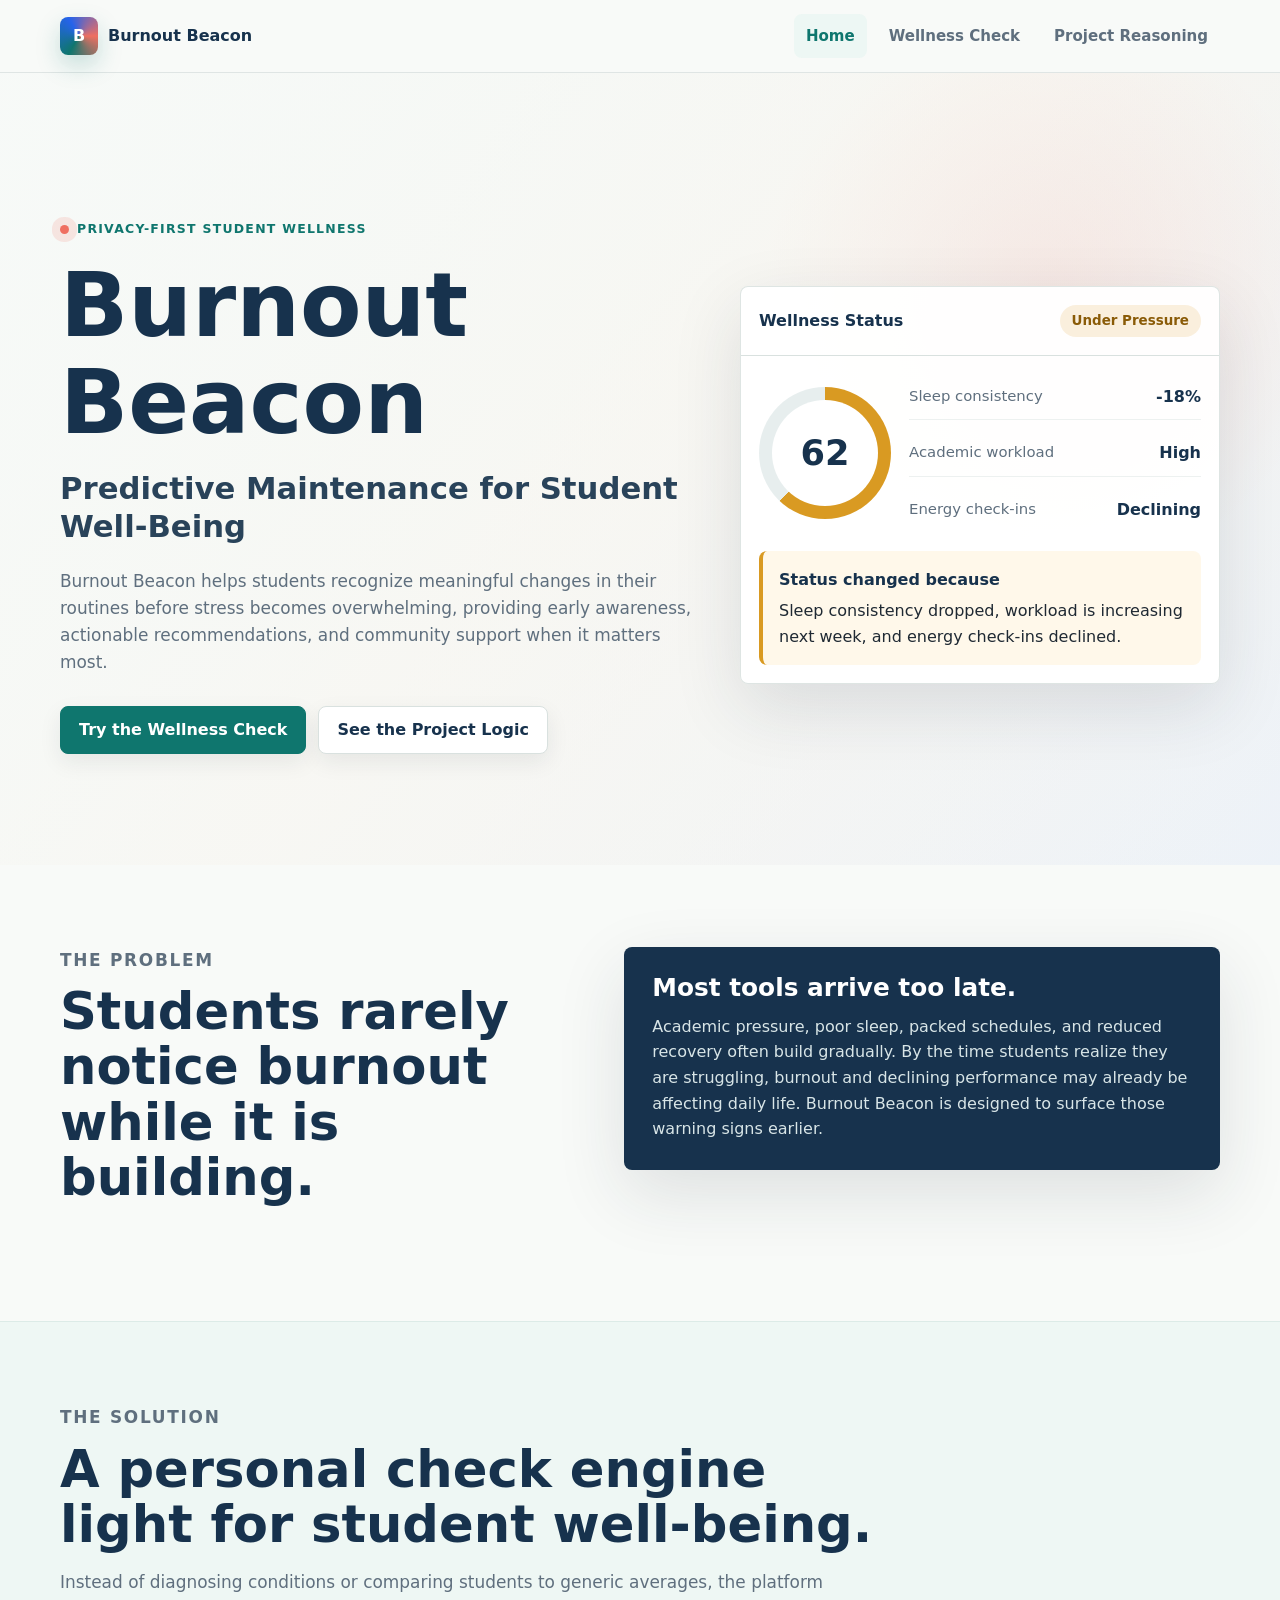
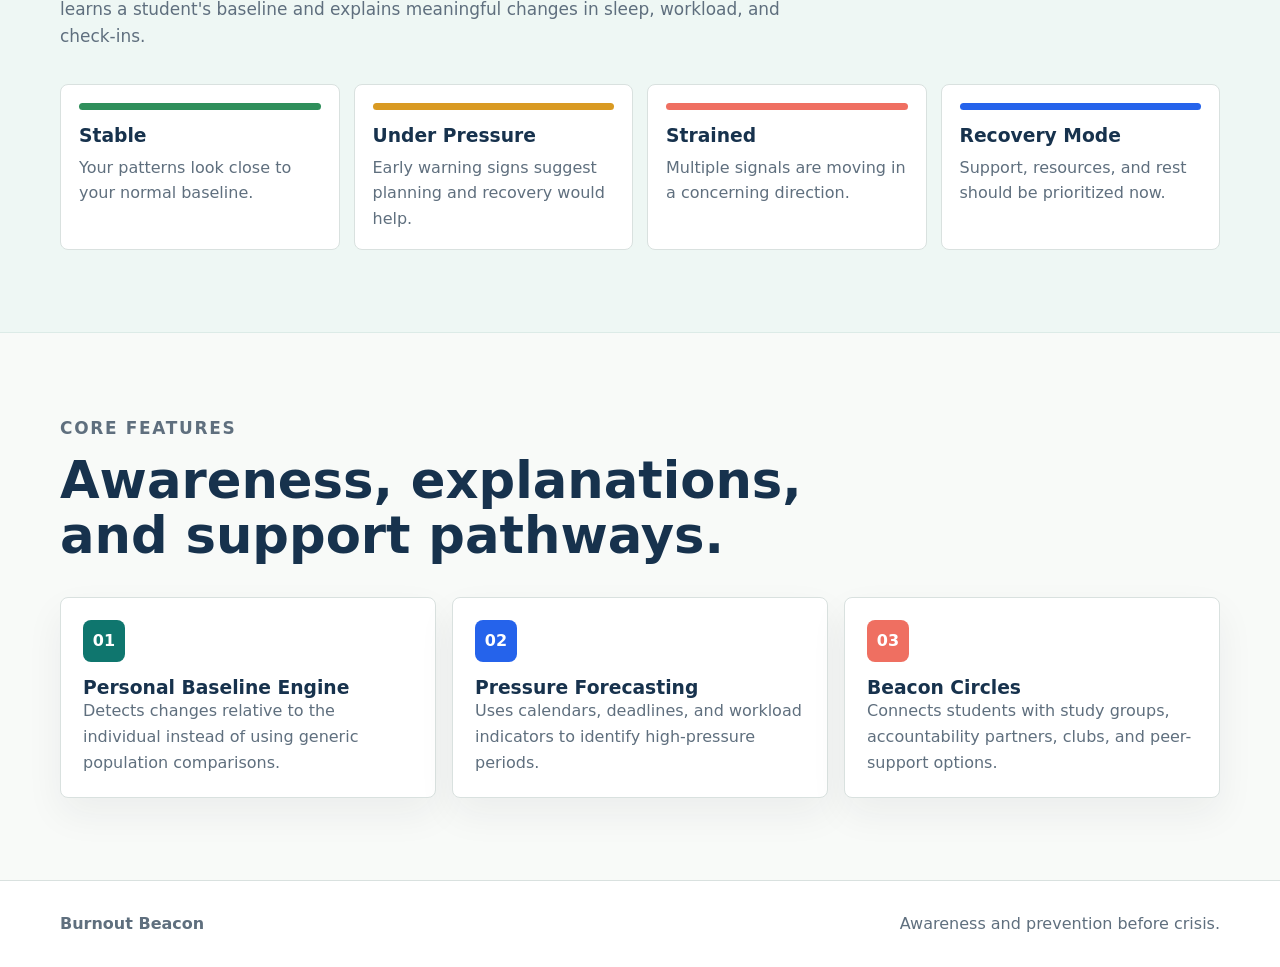
<file: index.html>
<!DOCTYPE html>
<html lang="en">
<head>
    <meta charset="UTF-8">
    <meta name="viewport" content="width=device-width, initial-scale=1.0">
    <title>Burnout Beacon | Home</title>
    <link rel="icon" type="image/svg+xml" href="data:image/svg+xml,%3Csvg xmlns='http://www.w3.org/2000/svg' viewBox='0 0 64 64'%3E%3Cdefs%3E%3ClinearGradient id='g' x1='10' y1='54' x2='54' y2='10' gradientUnits='userSpaceOnUse'%3E%3Cstop offset='0' stop-color='%230f766e'/%3E%3Cstop offset='0.48' stop-color='%232563eb'/%3E%3Cstop offset='1' stop-color='%23ef6f61'/%3E%3C/linearGradient%3E%3CradialGradient id='r' cx='48' cy='16' r='30' gradientUnits='userSpaceOnUse'%3E%3Cstop stop-color='%23ffffff' stop-opacity='0.35'/%3E%3Cstop offset='1' stop-color='%23ffffff' stop-opacity='0'/%3E%3C/radialGradient%3E%3C/defs%3E%3Crect width='64' height='64' rx='14' fill='url(%23g)'/%3E%3Crect width='64' height='64' rx='14' fill='url(%23r)'/%3E%3Ctext x='32' y='43' text-anchor='middle' font-family='Arial, Helvetica, sans-serif' font-size='34' font-weight='900' fill='white'%3EB%3C/text%3E%3C/svg%3E">
    <link rel="stylesheet" href="styles.css">
    <script src="app.js" defer></script>
</head>
<body>
    <header class="site-header">
        <nav class="nav" aria-label="Primary navigation">
            <a class="brand" href="index.html" aria-label="Burnout Beacon home">
                <span class="mark" aria-hidden="true">B</span>
                <span>Burnout Beacon</span>
            </a>
            <div class="nav-links">
                <a class="active" href="index.html">Home</a>
                <a href="check.html">Wellness Check</a>
                <a href="project.html">Project Reasoning</a>
            </div>
        </nav>
    </header>

    <main>
        <section class="hero">
            <div class="hero-grid">
                <div>
                    <p class="eyebrow"><span class="pulse" aria-hidden="true"></span>Privacy-first student wellness</p>
                    <h1>Burnout Beacon</h1>
                    <p class="tagline">Predictive Maintenance for Student Well-Being</p>
                    <p class="hero-copy">
                        Burnout Beacon helps students recognize meaningful changes in their routines before stress
                        becomes overwhelming, providing early awareness, actionable recommendations, and community
                        support when it matters most.
                    </p>
                    <div class="hero-actions">
                        <a class="button primary" href="check.html">Try the Wellness Check</a>
                        <a class="button" href="project.html">See the Project Logic</a>
                    </div>
                </div>

                <aside class="dashboard" aria-label="Burnout Beacon dashboard preview">
                    <div class="dashboard-top">
                        <span class="dashboard-title">Wellness Status</span>
                        <span class="status-pill">Under Pressure</span>
                    </div>
                    <div class="dashboard-body">
                        <div class="gauge">
                            <div class="meter" aria-label="Pressure score 62 percent">
                                <strong>62</strong>
                            </div>
                            <div class="metric-list">
                                <div class="metric">
                                    <span>Sleep consistency</span>
                                    <strong>-18%</strong>
                                </div>
                                <div class="metric">
                                    <span>Academic workload</span>
                                    <strong>High</strong>
                                </div>
                                <div class="metric">
                                    <span>Energy check-ins</span>
                                    <strong>Declining</strong>
                                </div>
                            </div>
                        </div>
                        <div class="explain">
                            <strong>Status changed because</strong>
                            Sleep consistency dropped, workload is increasing next week, and energy check-ins declined.
                        </div>
                    </div>
                </aside>
            </div>
        </section>

        <section>
            <div class="section-inner split">
                <div class="section-head">
                    <p class="section-kicker">The Problem</p>
                    <h2>Students rarely notice burnout while it is building.</h2>
                </div>
                <div class="statement">
                    <h3>Most tools arrive too late.</h3>
                    <p>
                        Academic pressure, poor sleep, packed schedules, and reduced recovery often build gradually.
                        By the time students realize they are struggling, burnout and declining performance may already
                        be affecting daily life. Burnout Beacon is designed to surface those warning signs earlier.
                    </p>
                </div>
            </div>
        </section>

        <section class="theme-band">
            <div class="section-inner">
                <div class="section-head">
                    <p class="section-kicker">The Solution</p>
                    <h2>A personal check engine light for student well-being.</h2>
                    <p>
                        Instead of diagnosing conditions or comparing students to generic averages, the platform
                        learns a student's baseline and explains meaningful changes in sleep, workload, and check-ins.
                    </p>
                </div>
                <div class="statuses">
                    <div class="status stable">
                        <h3>Stable</h3>
                        <p>Your patterns look close to your normal baseline.</p>
                    </div>
                    <div class="status pressure">
                        <h3>Under Pressure</h3>
                        <p>Early warning signs suggest planning and recovery would help.</p>
                    </div>
                    <div class="status strained">
                        <h3>Strained</h3>
                        <p>Multiple signals are moving in a concerning direction.</p>
                    </div>
                    <div class="status recovery">
                        <h3>Recovery Mode</h3>
                        <p>Support, resources, and rest should be prioritized now.</p>
                    </div>
                </div>
            </div>
        </section>

        <section>
            <div class="section-inner">
                <div class="section-head">
                    <p class="section-kicker">Core Features</p>
                    <h2>Awareness, explanations, and support pathways.</h2>
                </div>
                <div class="feature-grid">
                    <article class="feature-card">
                        <div class="icon" aria-hidden="true">01</div>
                        <h3>Personal Baseline Engine</h3>
                        <p>Detects changes relative to the individual instead of using generic population comparisons.</p>
                    </article>
                    <article class="feature-card">
                        <div class="icon" aria-hidden="true">02</div>
                        <h3>Pressure Forecasting</h3>
                        <p>Uses calendars, deadlines, and workload indicators to identify high-pressure periods.</p>
                    </article>
                    <article class="feature-card">
                        <div class="icon" aria-hidden="true">03</div>
                        <h3>Beacon Circles</h3>
                        <p>Connects students with study groups, accountability partners, clubs, and peer-support options.</p>
                    </article>
                </div>
            </div>
        </section>
    </main>

    <footer class="footer">
        <div class="section-inner">
            <strong>Burnout Beacon</strong>
            <span>Awareness and prevention before crisis.</span>
        </div>
    </footer>
</body>
</html>
</file>
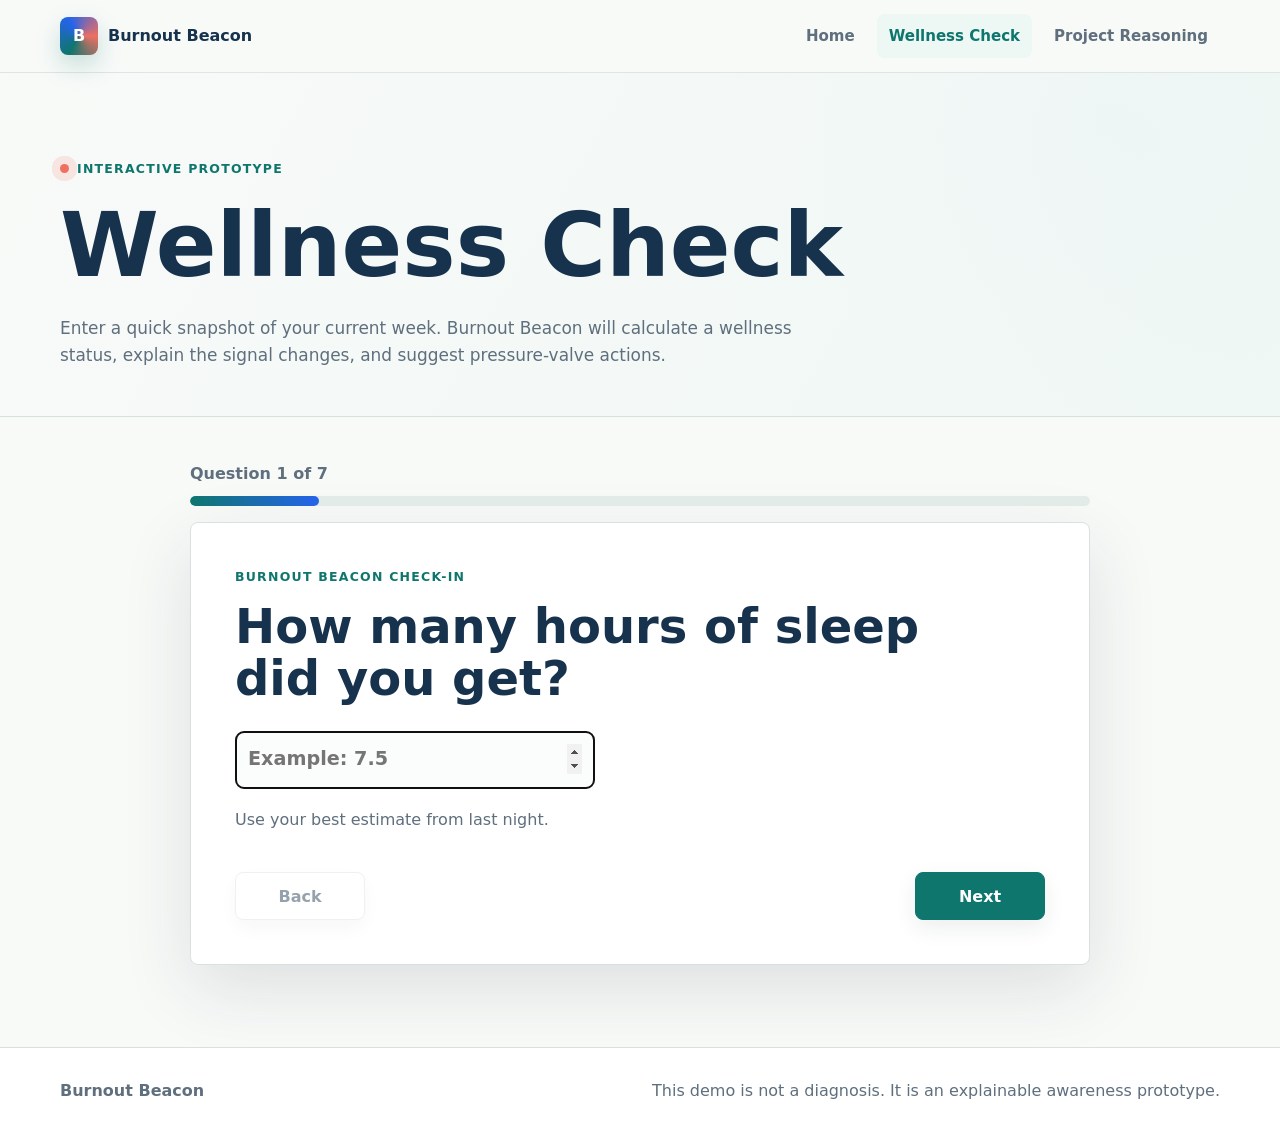
<file: check.html>
<!DOCTYPE html>
<html lang="en">
<head>
    <meta charset="UTF-8">
    <meta name="viewport" content="width=device-width, initial-scale=1.0">
    <title>Burnout Beacon | Wellness Check</title>
    <link rel="icon" type="image/svg+xml" href="data:image/svg+xml,%3Csvg xmlns='http://www.w3.org/2000/svg' viewBox='0 0 64 64'%3E%3Cdefs%3E%3ClinearGradient id='g' x1='10' y1='54' x2='54' y2='10' gradientUnits='userSpaceOnUse'%3E%3Cstop offset='0' stop-color='%230f766e'/%3E%3Cstop offset='0.48' stop-color='%232563eb'/%3E%3Cstop offset='1' stop-color='%23ef6f61'/%3E%3C/linearGradient%3E%3CradialGradient id='r' cx='48' cy='16' r='30' gradientUnits='userSpaceOnUse'%3E%3Cstop stop-color='%23ffffff' stop-opacity='0.35'/%3E%3Cstop offset='1' stop-color='%23ffffff' stop-opacity='0'/%3E%3C/radialGradient%3E%3C/defs%3E%3Crect width='64' height='64' rx='14' fill='url(%23g)'/%3E%3Crect width='64' height='64' rx='14' fill='url(%23r)'/%3E%3Ctext x='32' y='43' text-anchor='middle' font-family='Arial, Helvetica, sans-serif' font-size='34' font-weight='900' fill='white'%3EB%3C/text%3E%3C/svg%3E">
    <link rel="stylesheet" href="styles.css">
    <script src="app.js" defer></script>
</head>
<body>
    <header class="site-header">
        <nav class="nav" aria-label="Primary navigation">
            <a class="brand" href="index.html" aria-label="Burnout Beacon home">
                <span class="mark" aria-hidden="true">B</span>
                <span>Burnout Beacon</span>
            </a>
            <div class="nav-links">
                <a href="index.html">Home</a>
                <a class="active" href="check.html">Wellness Check</a>
                <a href="project.html">Project Reasoning</a>
            </div>
        </nav>
    </header>

    <main>
        <section class="page-hero">
            <div class="section-inner">
                <p class="eyebrow"><span class="pulse" aria-hidden="true"></span>Interactive prototype</p>
                <h1>Wellness Check</h1>
                <p class="hero-copy">
                    Enter a quick snapshot of your current week. Burnout Beacon will calculate a wellness status,
                    explain the signal changes, and suggest pressure-valve actions.
                </p>
            </div>
        </section>

        <section class="tool-section">
            <div class="section-inner">
                <!-- The wizard shell holds the progress bar, the current question, and the final result. -->
                <div class="wizard-shell" id="wellness-wizard">
                    <!-- Progress updates as the user moves through the seven wellness questions. -->
                    <div class="progress-row">
                        <span id="progressText">Question 1 of 7</span>
                        <div class="progress-track" aria-hidden="true">
                            <div class="progress-fill" id="progressFill"></div>
                        </div>
                    </div>

                    <!-- JavaScript fills questionStage with one question at a time. -->
                    <form class="question-card" id="wellness-form">
                        <div class="question-stage" id="questionStage" aria-live="polite"></div>

                        <p class="form-error" id="formError"></p>

                        <div class="wizard-actions">
                            <button class="button" id="backButton" type="button">Back</button>
                            <button class="button primary" id="nextButton" type="submit">Next</button>
                        </div>
                    </form>

                    <!-- This stays hidden until every question is answered. -->
                    <aside class="output-panel result-screen hidden" id="resultScreen" aria-live="polite">
                        <div class="result-card">
                            <div>
                                <p class="section-kicker">Final Result</p>
                                <h2 id="resultStatus">Under Pressure</h2>
                            </div>
                            <div class="score-ring" id="scoreRing">
                                <strong id="scoreValue">58</strong>
                                <span>pressure</span>
                            </div>
                        </div>

                        <div class="answer-summary" id="answerSummary"></div>

                        <div class="result-block">
                            <h3>Why this status changed</h3>
                            <ul id="reasonList"></ul>
                        </div>

                        <div class="result-block">
                            <h3>Pressure-valve recommendations</h3>
                            <ul id="recommendationList"></ul>
                        </div>

                        <div class="result-block">
                            <h3>Community support options</h3>
                            <div class="support-grid" id="supportGrid"></div>
                        </div>

                        <div class="result-block" id="historyBlock" style="display:none">
                            <h3>Submission history</h3>
                            <div id="historyChart" aria-hidden="false"></div>
                            <div id="historyDownload"></div>
                        </div>

                        <button class="button primary full restart-button" id="restartButton" type="button">Start Over</button>
                    </aside>
                </div>
            </div>
        </section>
    </main>

    <footer class="footer">
        <div class="section-inner">
            <strong>Burnout Beacon</strong>
            <span>This demo is not a diagnosis. It is an explainable awareness prototype.</span>
        </div>
    </footer>
</body>
</html>
</file>
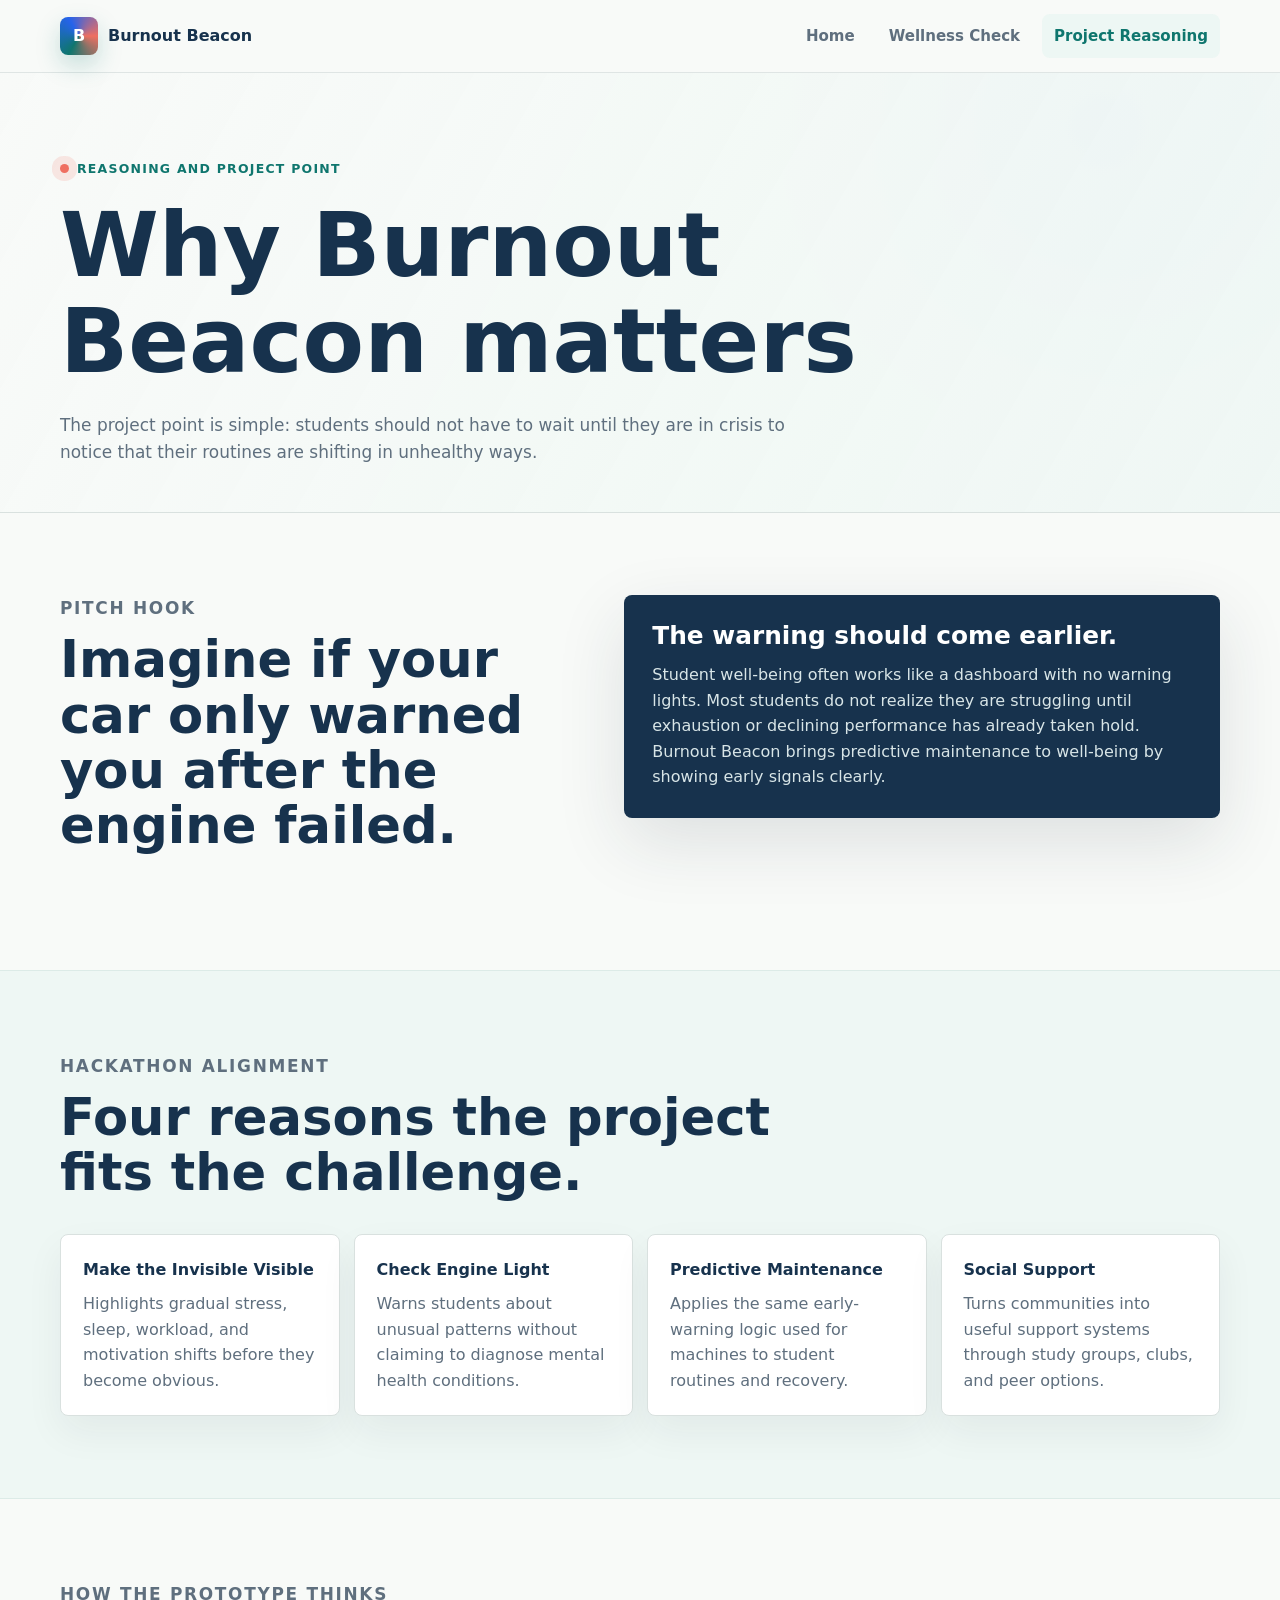
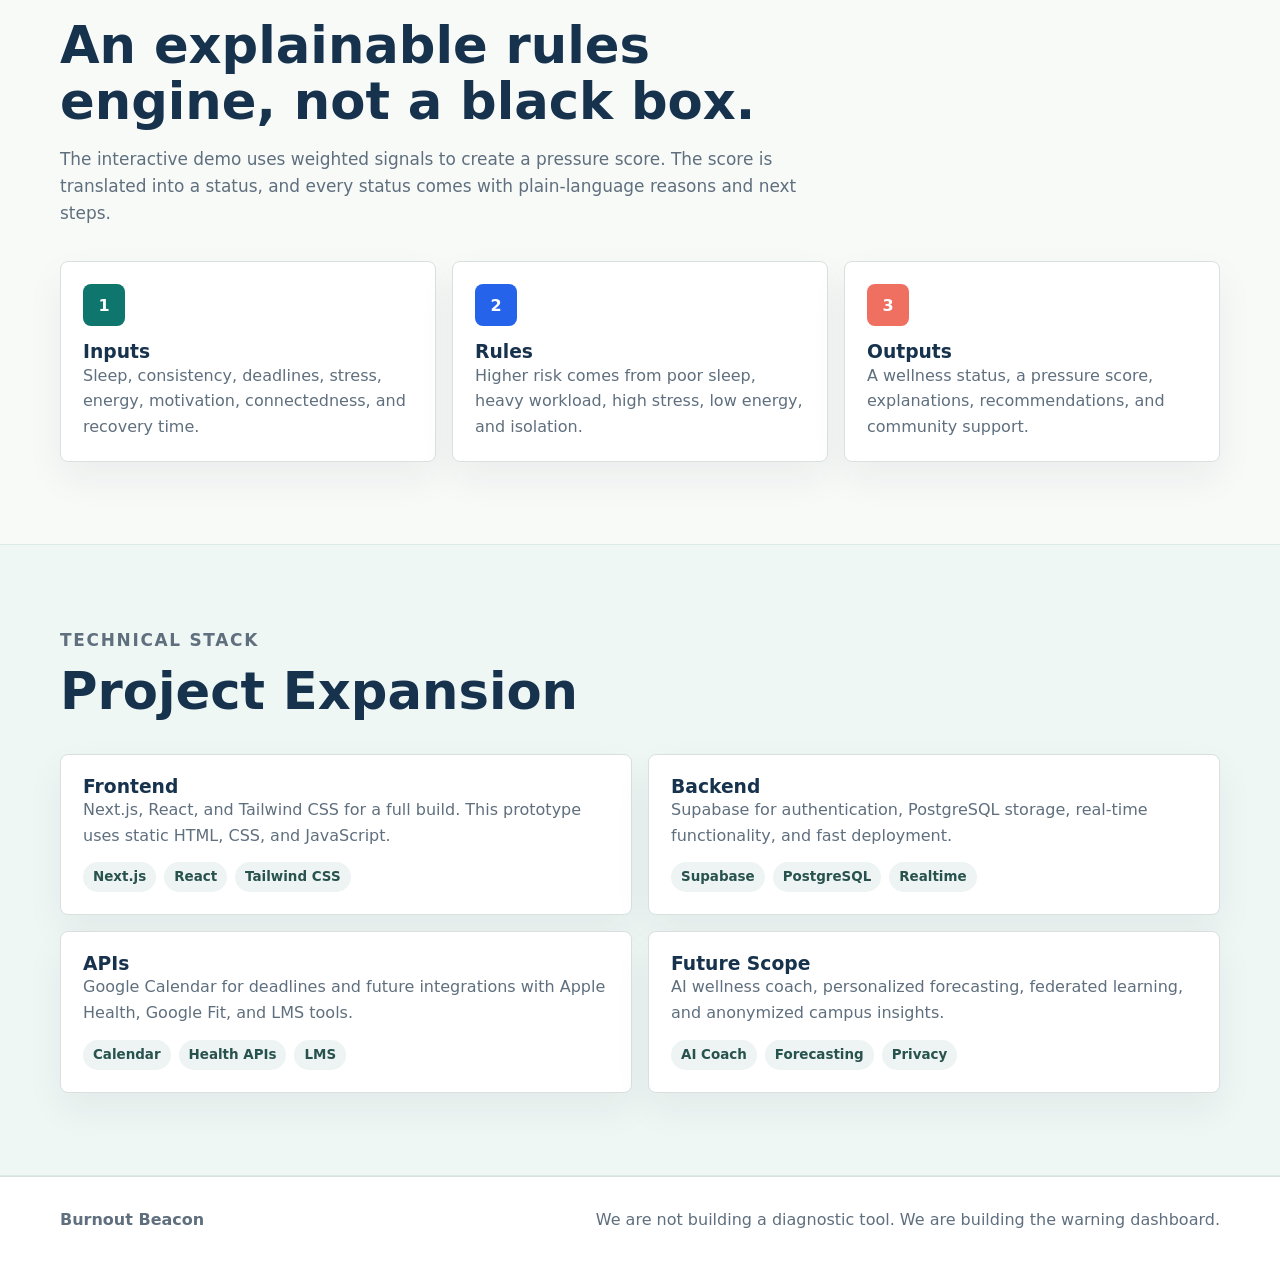
<file: project.html>
<!DOCTYPE html>
<html lang="en">
<head>
    <meta charset="UTF-8">
    <meta name="viewport" content="width=device-width, initial-scale=1.0">
    <title>Burnout Beacon | Project Reasoning</title>
    <link rel="icon" type="image/svg+xml" href="data:image/svg+xml,%3Csvg xmlns='http://www.w3.org/2000/svg' viewBox='0 0 64 64'%3E%3Cdefs%3E%3ClinearGradient id='g' x1='10' y1='54' x2='54' y2='10' gradientUnits='userSpaceOnUse'%3E%3Cstop offset='0' stop-color='%230f766e'/%3E%3Cstop offset='0.48' stop-color='%232563eb'/%3E%3Cstop offset='1' stop-color='%23ef6f61'/%3E%3C/linearGradient%3E%3CradialGradient id='r' cx='48' cy='16' r='30' gradientUnits='userSpaceOnUse'%3E%3Cstop stop-color='%23ffffff' stop-opacity='0.35'/%3E%3Cstop offset='1' stop-color='%23ffffff' stop-opacity='0'/%3E%3C/radialGradient%3E%3C/defs%3E%3Crect width='64' height='64' rx='14' fill='url(%23g)'/%3E%3Crect width='64' height='64' rx='14' fill='url(%23r)'/%3E%3Ctext x='32' y='43' text-anchor='middle' font-family='Arial, Helvetica, sans-serif' font-size='34' font-weight='900' fill='white'%3EB%3C/text%3E%3C/svg%3E">
    <link rel="stylesheet" href="styles.css">
</head>
<body>
    <header class="site-header">
        <nav class="nav" aria-label="Primary navigation">
            <a class="brand" href="index.html" aria-label="Burnout Beacon home">
                <span class="mark" aria-hidden="true">B</span>
                <span>Burnout Beacon</span>
            </a>
            <div class="nav-links">
                <a href="index.html">Home</a>
                <a href="check.html">Wellness Check</a>
                <a class="active" href="project.html">Project Reasoning</a>
            </div>
        </nav>
    </header>

    <main>
        <section class="page-hero">
            <div class="section-inner">
                <p class="eyebrow"><span class="pulse" aria-hidden="true"></span>Reasoning and project point</p>
                <h1>Why Burnout Beacon matters</h1>
                <p class="hero-copy">
                    The project point is simple: students should not have to wait until they are in crisis to notice
                    that their routines are shifting in unhealthy ways.
                </p>
            </div>
        </section>

        <section>
            <div class="section-inner split">
                <div class="section-head">
                    <p class="section-kicker">Pitch Hook</p>
                    <h2>Imagine if your car only warned you after the engine failed.</h2>
                </div>
                <div class="statement">
                    <h3>The warning should come earlier.</h3>
                    <p>
                        Student well-being often works like a dashboard with no warning lights. Most students do not
                        realize they are struggling until exhaustion or declining performance has already taken hold.
                        Burnout Beacon brings predictive maintenance to well-being by showing early signals clearly.
                    </p>
                </div>
            </div>
        </section>

        <section class="theme-band">
            <div class="section-inner">
                <div class="section-head">
                    <p class="section-kicker">Hackathon Alignment</p>
                    <h2>Four reasons the project fits the challenge.</h2>
                </div>
                <div class="theme-list">
                    <div class="theme">
                        <b>Make the Invisible Visible</b>
                        <p>Highlights gradual stress, sleep, workload, and motivation shifts before they become obvious.</p>
                    </div>
                    <div class="theme">
                        <b>Check Engine Light</b>
                        <p>Warns students about unusual patterns without claiming to diagnose mental health conditions.</p>
                    </div>
                    <div class="theme">
                        <b>Predictive Maintenance</b>
                        <p>Applies the same early-warning logic used for machines to student routines and recovery.</p>
                    </div>
                    <div class="theme">
                        <b>Social Support</b>
                        <p>Turns communities into useful support systems through study groups, clubs, and peer options.</p>
                    </div>
                </div>
            </div>
        </section>

        <section>
            <div class="section-inner">
                <div class="section-head">
                    <p class="section-kicker">How the Prototype Thinks</p>
                    <h2>An explainable rules engine, not a black box.</h2>
                    <p>
                        The interactive demo uses weighted signals to create a pressure score. The score is translated
                        into a status, and every status comes with plain-language reasons and next steps.
                    </p>
                </div>
                <div class="feature-grid">
                    <article class="feature-card">
                        <div class="icon" aria-hidden="true">1</div>
                        <h3>Inputs</h3>
                        <p>Sleep, consistency, deadlines, stress, energy, motivation, connectedness, and recovery time.</p>
                    </article>
                    <article class="feature-card">
                        <div class="icon" aria-hidden="true">2</div>
                        <h3>Rules</h3>
                        <p>Higher risk comes from poor sleep, heavy workload, high stress, low energy, and isolation.</p>
                    </article>
                    <article class="feature-card">
                        <div class="icon" aria-hidden="true">3</div>
                        <h3>Outputs</h3>
                        <p>A wellness status, a pressure score, explanations, recommendations, and community support.</p>
                    </article>
                </div>
            </div>
        </section>

        <section class="theme-band">
            <div class="section-inner">
                <div class="section-head">
                    <p class="section-kicker">Technical Stack</p>
                    <h2>Project Expansion</h2>
                </div>
                <div class="tech">
                    <div class="tech-card">
                        <h3>Frontend</h3>
                        <p>Next.js, React, and Tailwind CSS for a full build. This prototype uses static HTML, CSS, and JavaScript.</p>
                        <div class="tags">
                            <span class="tag">Next.js</span>
                            <span class="tag">React</span>
                            <span class="tag">Tailwind CSS</span>
                        </div>
                    </div>
                    <div class="tech-card">
                        <h3>Backend</h3>
                        <p>Supabase for authentication, PostgreSQL storage, real-time functionality, and fast deployment.</p>
                        <div class="tags">
                            <span class="tag">Supabase</span>
                            <span class="tag">PostgreSQL</span>
                            <span class="tag">Realtime</span>
                        </div>
                    </div>
                    <div class="tech-card">
                        <h3>APIs</h3>
                        <p>Google Calendar for deadlines and future integrations with Apple Health, Google Fit, and LMS tools.</p>
                        <div class="tags">
                            <span class="tag">Calendar</span>
                            <span class="tag">Health APIs</span>
                            <span class="tag">LMS</span>
                        </div>
                    </div>
                    <div class="tech-card">
                        <h3>Future Scope</h3>
                        <p>AI wellness coach, personalized forecasting, federated learning, and anonymized campus insights.</p>
                        <div class="tags">
                            <span class="tag">AI Coach</span>
                            <span class="tag">Forecasting</span>
                            <span class="tag">Privacy</span>
                        </div>
                    </div>
                </div>
            </div>
        </section>
    </main>

    <footer class="footer">
        <div class="section-inner">
            <strong>Burnout Beacon</strong>
            <span>We are not building a diagnostic tool. We are building the warning dashboard.</span>
        </div>
    </footer>
</body>
</html>
</file>
<file: styles.css>
:root { 
    color-scheme: light;
    --ink: #1f2933;
    --muted: #5f6f7e;
    --paper: #f8faf8;
    --panel: #ffffff;
    --line: #d9e1df;
    --teal: #0f766e;
    --blue: #2563eb;
    --coral: #ef6f61;
    --gold: #d99a22;
    --green: #2f8f5b;
    --navy: #17324d;
    --shadow: 0 24px 70px rgba(32, 45, 58, 0.12);
}

* {
    box-sizing: border-box;
}

body {
    margin: 0;
    font-family: Inter, ui-sans-serif, system-ui, -apple-system, BlinkMacSystemFont, "Segoe UI", sans-serif;
    color: var(--ink);
    background: var(--paper);
    line-height: 1.6;
}

a {
    color: inherit;
    text-decoration: none;
}

.site-header {
    position: sticky;
    top: 0;
    z-index: 10;
    border-bottom: 1px solid rgba(217, 225, 223, 0.78);
    background: rgba(248, 250, 248, 0.94);
    backdrop-filter: blur(16px);
}

.nav,
.section-inner,
.hero-grid {
    width: min(1160px, calc(100% - 40px));
    margin: 0 auto;
}

.nav {
    display: flex;
    align-items: center;
    justify-content: space-between;
    padding: 14px 0;
    gap: 24px;
}

.brand {
    display: flex;
    align-items: center;
    gap: 10px;
    font-weight: 850;
    color: var(--navy);
}

.mark {
    display: grid;
    place-items: center;
    width: 38px;
    height: 38px;
    border-radius: 8px;
    color: #fff;
    background: conic-gradient(from 210deg, var(--teal), var(--blue), var(--coral), var(--teal));
    box-shadow: 0 10px 24px rgba(15, 118, 110, 0.22);
}

.nav-links {
    display: flex;
    align-items: center;
    gap: 10px;
    color: var(--muted);
    font-size: 0.94rem;
    font-weight: 700;
}

.nav-links a {
    padding: 10px 12px;
    border-radius: 8px;
}

.nav-links a:hover,
.nav-links .active {
    color: var(--teal);
    background: #edf7f4;
}

.hero {
    position: relative;
    min-height: 88vh;
    display: grid;
    align-items: center;
    padding: 68px 0 36px;
    background:
        linear-gradient(120deg, rgba(248, 250, 248, 0.94), rgba(248, 250, 248, 0.62), rgba(248, 250, 248, 0.2)),
        radial-gradient(circle at 82% 28%, rgba(239, 111, 97, 0.2), transparent 24%),
        url("https://images.unsplash.com/photo-1523240795612-9a054b0db644?auto=format&fit=crop&w=1800&q=80") center / cover,
        linear-gradient(135deg, #e9f5f1, #f6f1e9 48%, #eaf0f8);
}

.page-hero {
    padding: 82px 0 46px;
    background:
        linear-gradient(120deg, rgba(248, 250, 248, 0.96), rgba(238, 247, 244, 0.88)),
        radial-gradient(circle at 86% 12%, rgba(37, 99, 235, 0.15), transparent 28%);
    border-bottom: 1px solid var(--line);
}

.hero-grid {
    display: grid;
    grid-template-columns: minmax(0, 1fr) minmax(340px, 480px);
    gap: 48px;
    align-items: center;
}

.eyebrow {
    display: inline-flex;
    align-items: center;
    gap: 8px;
    margin: 0 0 18px;
    color: var(--teal);
    font-weight: 850;
    text-transform: uppercase;
    font-size: 0.78rem;
    letter-spacing: 0.1em;
}

.pulse {
    width: 9px;
    height: 9px;
    border-radius: 50%;
    background: var(--coral);
    box-shadow: 0 0 0 8px rgba(239, 111, 97, 0.15);
}

h1,
h2,
h3 {
    margin: 0;
    line-height: 1.08;
    color: var(--navy);
    letter-spacing: 0;
}

h1 {
    max-width: 830px;
    font-size: clamp(3rem, 7vw, 6.6rem);
    font-weight: 900;
}

h2 {
    font-size: clamp(2rem, 4vw, 3.35rem);
}

.tagline {
    max-width: 700px;
    margin: 18px 0 0;
    font-size: clamp(1.28rem, 2.4vw, 2rem);
    line-height: 1.25;
    color: #29435a;
    font-weight: 780;
}

.hero-copy,
.section-head p,
.wide-copy {
    max-width: 780px;
    color: var(--muted);
    font-size: 1.06rem;
}

.hero-copy {
    margin: 22px 0 0;
}

.hero-actions {
    display: flex;
    flex-wrap: wrap;
    gap: 12px;
    margin-top: 30px;
}

.button {
    display: inline-flex;
    align-items: center;
    justify-content: center;
    min-height: 48px;
    padding: 0 18px;
    border: 1px solid var(--line);
    border-radius: 8px;
    background: var(--panel);
    color: var(--navy);
    font: inherit;
    font-weight: 850;
    box-shadow: 0 8px 22px rgba(31, 41, 51, 0.08);
    cursor: pointer;
}

.button.primary {
    border-color: var(--teal);
    background: var(--teal);
    color: #fff;
}

.button.full {
    width: 100%;
}

section {
    padding: 82px 0;
}

.section-head {
    max-width: 820px;
    margin-bottom: 34px;
}

.section-kicker {
    margin: 0 0 10px;
    color: var(--teal);
    font-weight: 850;
    text-transform: uppercase;
    letter-spacing: 0.1em;
    font-size: 0.76rem;
}

.theme-band {
    background: #eef7f4;
    border-block: 1px solid #dcebe7;
}

.split {
    display: grid;
    grid-template-columns: 0.94fr 1.06fr;
    gap: 36px;
    align-items: start;
}

.statement,
.input-panel,
.output-panel,
.dashboard,
.feature-card,
.theme,
.tech-card,
.status {
    border-radius: 8px;
}

.statement {
    padding: 28px;
    background: var(--navy);
    color: #eaf3f2;
    box-shadow: var(--shadow);
}

.statement h3 {
    color: #fff;
    font-size: 1.55rem;
    margin-bottom: 12px;
}

.statement p {
    margin: 0;
    color: #d8e5e7;
}

.dashboard {
    border: 1px solid rgba(217, 225, 223, 0.86);
    background: rgba(255, 255, 255, 0.94);
    box-shadow: var(--shadow);
    overflow: hidden;
}

.dashboard-top {
    display: flex;
    justify-content: space-between;
    align-items: center;
    gap: 12px;
    padding: 18px;
    border-bottom: 1px solid var(--line);
}

.dashboard-title {
    font-weight: 850;
    color: var(--navy);
}

.status-pill {
    display: inline-flex;
    align-items: center;
    justify-content: center;
    min-height: 32px;
    padding: 0 12px;
    border-radius: 999px;
    background: rgba(217, 154, 34, 0.15);
    color: #8a5b07;
    font-size: 0.84rem;
    font-weight: 850;
}

.dashboard-body {
    padding: 18px;
}

.gauge {
    display: grid;
    grid-template-columns: 132px 1fr;
    gap: 18px;
    align-items: center;
}

.meter {
    position: relative;
    display: grid;
    place-items: center;
    width: 132px;
    aspect-ratio: 1;
    border-radius: 50%;
    background: conic-gradient(var(--gold) 0 62%, #e7eeee 62% 100%);
}

.meter::before,
.score-ring::before {
    content: "";
    position: absolute;
    border-radius: 50%;
    background: var(--panel);
}

.meter::before {
    inset: 13px;
}

.meter strong {
    position: relative;
    z-index: 1;
    font-size: 2.2rem;
    color: var(--navy);
}

.metric-list {
    display: grid;
    gap: 10px;
}

.metric {
    display: grid;
    grid-template-columns: 1fr auto;
    gap: 12px;
    align-items: center;
    padding: 10px 0;
    border-bottom: 1px solid #edf1f0;
}

.metric:last-child {
    border-bottom: 0;
}

.metric span {
    color: var(--muted);
    font-size: 0.93rem;
}

.metric strong {
    color: var(--navy);
}

.explain {
    margin-top: 18px;
    padding: 16px;
    border-left: 4px solid var(--gold);
    background: #fff8ea;
    border-radius: 8px;
}

.explain strong {
    display: block;
    margin-bottom: 6px;
    color: var(--navy);
}

.statuses,
.theme-list {
    display: grid;
    grid-template-columns: repeat(4, 1fr);
    gap: 14px;
}

.status,
.theme,
.feature-card,
.tech-card {
    border: 1px solid var(--line);
    background: var(--panel);
}

.status {
    min-height: 130px;
    padding: 18px;
}

.status::before {
    content: "";
    display: block;
    width: 100%;
    height: 7px;
    margin-bottom: 16px;
    border-radius: 999px;
    background: var(--green);
}

.status.pressure::before {
    background: var(--gold);
}

.status.strained::before {
    background: var(--coral);
}

.status.recovery::before {
    background: var(--blue);
}

.status h3,
.theme b {
    display: block;
    margin-bottom: 8px;
    color: var(--navy);
}

.status p,
.theme p,
.feature-card p,
.tech-card p,
.result-block li {
    margin: 0;
    color: var(--muted);
}

.feature-grid {
    display: grid;
    grid-template-columns: repeat(3, 1fr);
    gap: 16px;
}

.feature-card,
.theme,
.tech-card {
    padding: 22px;
    box-shadow: 0 16px 38px rgba(31, 41, 51, 0.06);
}

.icon {
    display: grid;
    place-items: center;
    width: 42px;
    height: 42px;
    margin-bottom: 16px;
    border-radius: 8px;
    color: #fff;
    background: var(--teal);
    font-weight: 900;
}

.feature-card:nth-child(2) .icon {
    background: var(--blue);
}

.feature-card:nth-child(3) .icon {
    background: var(--coral);
}

.tool-section {
    padding-top: 44px;
}

.wizard-shell {
    /* Centers the question flow so it feels like one focused check-in. */
    max-width: 900px;
    margin: 0 auto;
}

.progress-row {
    /* Shows where the student is in the seven-question flow. */
    display: grid;
    gap: 10px;
    margin-bottom: 16px;
    color: var(--muted);
    font-weight: 800;
}

.progress-track {
    width: 100%;
    height: 10px;
    overflow: hidden;
    border-radius: 999px;
    background: #e3ebe9;
}

.progress-fill {
    width: 14.28%;
    height: 100%;
    border-radius: inherit;
    background: linear-gradient(90deg, var(--teal), var(--blue));
    transition: width 260ms ease;
}

.question-card {
    /* Main card that contains whichever question is currently active. */
    min-height: 430px;
    padding: clamp(24px, 5vw, 44px);
    border: 1px solid var(--line);
    border-radius: 8px;
    background: var(--panel);
    box-shadow: var(--shadow);
}

.question-stage {
    /* Fades out and back in when moving between questions. */
    min-height: 250px;
    opacity: 1;
    transform: translateY(0);
    transition: opacity 180ms ease, transform 180ms ease;
}

.question-stage.is-fading {
    opacity: 0;
    transform: translateY(10px);
}

.question-count {
    margin-bottom: 14px;
    color: var(--teal);
    font-size: 0.78rem;
    font-weight: 850;
    letter-spacing: 0.1em;
    text-transform: uppercase;
}

.question-field > span,
.choice-group legend {
    display: block;
    max-width: 780px;
    margin-bottom: 18px;
    color: var(--navy);
    font-size: clamp(1.7rem, 4vw, 3rem);
    font-weight: 900;
    line-height: 1.08;
}

.question-field input[type="number"] {
    max-width: 360px;
    min-height: 58px;
    font-size: 1.2rem;
}

.question-helper {
    max-width: 620px;
    margin: 18px 0 0;
    color: var(--muted);
}

.choice-group {
    margin: 0;
    padding: 0;
    border: 0;
}

.choice-option {
    /* Large radio-button rows make the sleep consistency question easy to click. */
    display: flex;
    align-items: center;
    gap: 12px;
    width: 100%;
    margin-bottom: 12px;
    padding: 16px;
    border: 1px solid var(--line);
    border-radius: 8px;
    background: #fbfdfd;
    color: var(--navy);
    font-weight: 800;
    cursor: pointer;
}

.choice-option:has(input:checked) {
    border-color: var(--teal);
    background: #edf7f4;
    box-shadow: 0 0 0 3px rgba(15, 118, 110, 0.12);
}

.choice-option input {
    accent-color: var(--teal);
}

.scale-labels {
    display: flex;
    justify-content: space-between;
    max-width: 620px;
    color: var(--muted);
    font-weight: 800;
}

.question-field input[type="range"] {
    width: min(100%, 620px);
}

.form-error {
    min-height: 24px;
    margin: 0 0 16px;
    color: #b42318;
    font-weight: 800;
}

.wizard-actions {
    display: flex;
    justify-content: space-between;
    gap: 12px;
}

.wizard-actions .button {
    min-width: 130px;
}

.wizard-actions .button:disabled {
    opacity: 0.45;
    cursor: not-allowed;
}

.hidden {
    display: none;
}

.tool-grid {
    display: grid;
    grid-template-columns: minmax(300px, 430px) 1fr;
    gap: 18px;
    align-items: start;
}

.input-panel,
.output-panel {
    padding: 22px;
    border: 1px solid var(--line);
    background: var(--panel);
    box-shadow: var(--shadow);
}

.panel-head {
    margin-bottom: 18px;
}

.panel-head h2 {
    font-size: 1.8rem;
}

.panel-head p {
    margin: 8px 0 0;
    color: var(--muted);
}

.field,
.slider-field {
    display: grid;
    gap: 8px;
    margin-bottom: 16px;
    color: var(--navy);
    font-weight: 800;
}

.field input,
.field select {
    width: 100%;
    min-height: 46px;
    padding: 0 12px;
    border: 1px solid var(--line);
    border-radius: 8px;
    background: #fbfdfd;
    color: var(--ink);
    font: inherit;
}

.slider-field div {
    display: flex;
    justify-content: space-between;
    gap: 16px;
}

.slider-field output {
    color: var(--teal);
}

input[type="range"] {
    accent-color: var(--teal);
}

.check-row {
    display: flex;
    align-items: center;
    gap: 10px;
    margin: 16px 0 20px;
    color: var(--muted);
    font-weight: 750;
}

.result-card {
    display: grid;
    grid-template-columns: 1fr 140px;
    gap: 18px;
    align-items: center;
    padding-bottom: 18px;
    border-bottom: 1px solid var(--line);
}

.score-ring {
    --score-color: var(--gold);
    position: relative;
    display: grid;
    place-items: center;
    width: 140px;
    aspect-ratio: 1;
    border-radius: 50%;
    background: conic-gradient(var(--score-color) 0 58%, #e7eeee 58% 100%);
}

.score-ring::before {
    inset: 14px;
}

.score-ring strong,
.score-ring span {
    position: relative;
    z-index: 1;
}

.score-ring strong {
    font-size: 2.4rem;
    color: var(--navy);
}

.score-ring span {
    margin-top: -28px;
    color: var(--muted);
    font-size: 0.82rem;
    font-weight: 800;
}

.result-block {
    padding-top: 22px;
}

/* Prominent outreach / safety warning shown when pressure is high. */
.safety-warning {
    margin: 18px 0;
    padding: 14px 16px;
    border-radius: 8px;
    background: linear-gradient(180deg, rgba(239,111,97,0.08), rgba(239,111,97,0.04));
    border: 1px solid rgba(239,111,97,0.18);
    color: #7a2218;
}
.safety-warning strong {
    display: block;
    font-size: 1.05rem;
    color: #7a2218;
    margin-bottom: 6px;
}

.result-block h3 {
    margin-bottom: 10px;
    font-size: 1.15rem;
}

.result-block ul {
    margin: 0;
    padding-left: 20px;
}

.support-grid {
    display: grid;
    grid-template-columns: repeat(3, 1fr);
    gap: 10px;
}

.support-item {
    min-height: 96px;
    padding: 14px;
    border: 1px solid var(--line);
    border-radius: 8px;
    background: #fbfdfd;
}

.support-item b {
    display: block;
    color: var(--navy);
    margin-bottom: 6px;
}

.support-item span {
    color: var(--muted);
    font-size: 0.92rem;
}

.result-screen {
    animation: fadeUp 260ms ease both;
}

.answer-summary {
    /* Final result recap showing the answers used by the scoring engine. */
    display: grid;
    grid-template-columns: repeat(4, 1fr);
    gap: 10px;
    padding: 20px 0 0;
}

.summary-item {
    padding: 14px;
    border: 1px solid var(--line);
    border-radius: 8px;
    background: #fbfdfd;
}

.summary-item span {
    display: block;
    color: var(--muted);
    font-size: 0.82rem;
    font-weight: 800;
}

.summary-item strong {
    display: block;
    margin-top: 4px;
    color: var(--navy);
}

.restart-button {
    margin-top: 24px;
}

@keyframes fadeUp {
    from {
        opacity: 0;
        transform: translateY(12px);
    }

    to {
        opacity: 1;
        transform: translateY(0);
    }
}

.tech {
    display: grid;
    grid-template-columns: repeat(2, 1fr);
    gap: 16px;
}

.tags {
    display: flex;
    flex-wrap: wrap;
    gap: 8px;
    margin-top: 14px;
}

.tag {
    display: inline-flex;
    align-items: center;
    min-height: 30px;
    padding: 0 10px;
    border-radius: 999px;
    background: #edf4f3;
    color: #28524e;
    font-weight: 750;
    font-size: 0.84rem;
}

.footer {
    padding: 30px 0;
    border-top: 1px solid var(--line);
    color: var(--muted);
    background: #fff;
}

.footer .section-inner {
    display: flex;
    justify-content: space-between;
    gap: 18px;
    flex-wrap: wrap;
}

@media (max-width: 980px) {
    .hero-grid,
    .split,
    .tool-grid {
        grid-template-columns: 1fr;
    }

    .dashboard {
        max-width: 620px;
    }

    .statuses,
    .theme-list,
    .feature-grid,
    .support-grid,
    .answer-summary {
        grid-template-columns: repeat(2, 1fr);
    }
}

@media (max-width: 720px) {
    .nav,
    .section-inner,
    .hero-grid {
        width: min(100% - 28px, 1160px);
    }

    .nav {
        align-items: flex-start;
        flex-direction: column;
    }

    .nav-links {
        width: 100%;
        overflow-x: auto;
        padding-bottom: 2px;
    }

    .nav-links a {
        white-space: nowrap;
    }

    .hero {
        min-height: auto;
        padding-top: 46px;
        background-position: 62% center;
    }

    .hero-actions,
    .button {
        width: 100%;
    }

    section {
        padding: 60px 0;
    }

    .gauge,
    .statuses,
    .theme-list,
    .feature-grid,
    .support-grid,
    .answer-summary,
    .tech,
    .result-card {
        grid-template-columns: 1fr;
    }

    .meter,
    .score-ring {
        margin: 0 auto;
    }
}
</file>
